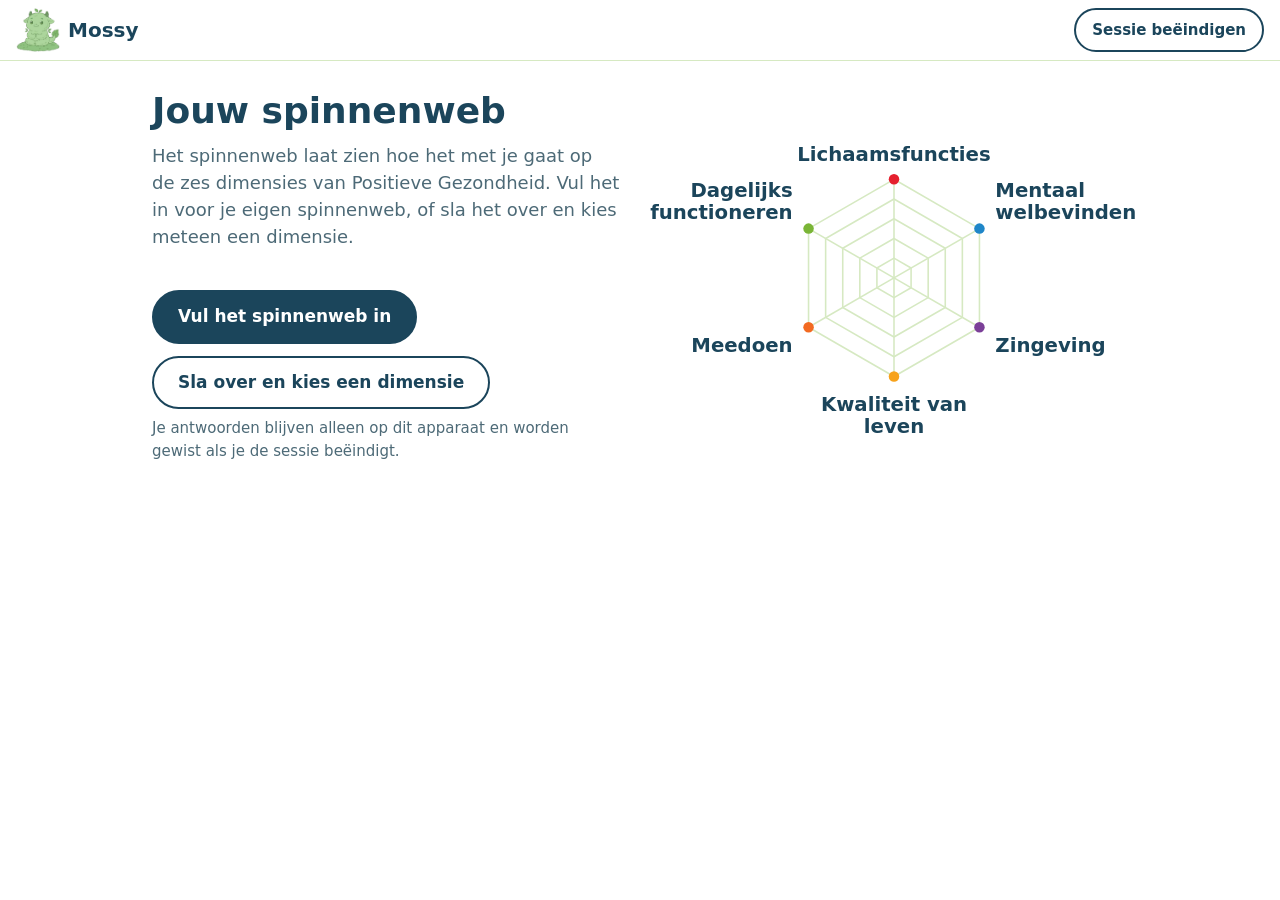
<file: webapp/index.html>
<!DOCTYPE html>
<html lang="nl">
<head>
  <meta charset="utf-8">
  <meta name="viewport" content="width=device-width, initial-scale=1, viewport-fit=cover">
  <meta name="theme-color" content="#ffffff">
  <title>Mossy</title>
  <link rel="stylesheet" href="css/mossy.css">
  <link rel="stylesheet" href="css/activiteiten.css">
  <link rel="stylesheet" href="css/inzichten.css">
  <!-- Volgorde: instellingen en gegevens eerst, daarna functies, schermen en als laatste app.js -->
  <script src="config.js" defer></script>
  <script src="data/inzichten.js" defer></script>
  <script src="data/dimensies.js" defer></script>
  <script src="data/iph-vragen.js" defer></script>
  <script src="js/sessie.js" defer></script>
  <script src="js/score.js" defer></script>
  <script src="js/spinnenweb-svg.js" defer></script>
  <script src="js/sleep.js" defer></script>
  <script src="js/inzichten/gedeeld.js" defer></script>
  <script src="js/inzichten/energy-check.js" defer></script>
  <script src="js/inzichten/emotion-clouds.js" defer></script>
  <script src="js/inzichten/life-compass.js" defer></script>
  <script src="js/inzichten/happiness-garden.js" defer></script>
  <script src="js/inzichten/mossy-connect.js" defer></script>
  <script src="js/inzichten/mini-missions.js" defer></script>
  <script src="js/activiteiten/rekken.js" defer></script>
  <script src="js/activiteiten/ademhaling.js" defer></script>
  <script src="js/activiteiten/loslaten.js" defer></script>
  <script src="js/activiteiten/mediteren.js" defer></script>
  <script src="js/activiteiten/geluiden.js" defer></script>
  <script src="js/activiteiten/social-challenge.js" defer></script>
  <script src="js/activiteiten/morning-rush.js" defer></script>
  <script src="js/schermen/spinnenweb.js" defer></script>
  <script src="js/schermen/vragenlijst.js" defer></script>
  <script src="js/schermen/dimensiemenu.js" defer></script>
  <script src="js/schermen/dimensiepagina.js" defer></script>
  <script src="js/schermen/activiteiten.js" defer></script>
  <script src="js/schermen/inzicht.js" defer></script>
  <script src="js/app.js" defer></script>
</head>
<body class="app">

  <header class="kop">
    <a class="merk" href="#/"><img src="images/mossy.png" alt=""><span>Mossy</span></a>
    <button type="button" class="knop klein-knop" id="bEinde">Sessie beëindigen</button>
  </header>

  <main id="inhoud"></main>

  <dialog id="eindDialoog" aria-labelledby="eindTitel">
    <h2 id="eindTitel">Sessie beëindigen?</h2>
    <p>Je antwoorden, je resultaat en je voortgang worden gewist. De volgende student begint weer bij het spinnenweb.</p>
    <div class="acties rij">
      <button type="button" class="knop primair" id="bEindeJa">Ja, wis alles</button>
      <button type="button" class="knop" id="bEindeNee">Annuleren</button>
    </div>
  </dialog>

  <dialog id="inactiefDialoog" aria-labelledby="inactiefTitel">
    <h2 id="inactiefTitel">Ben je er nog?</h2>
    <p>Je hebt een tijdje niets gedaan. Zonder reactie wordt je sessie over <b>30</b> seconden gewist.</p>
    <div class="acties rij">
      <button type="button" class="knop primair" id="bNogHier">Ja, ik ga verder</button>
    </div>
  </dialog>

</body>
</html>
</file>
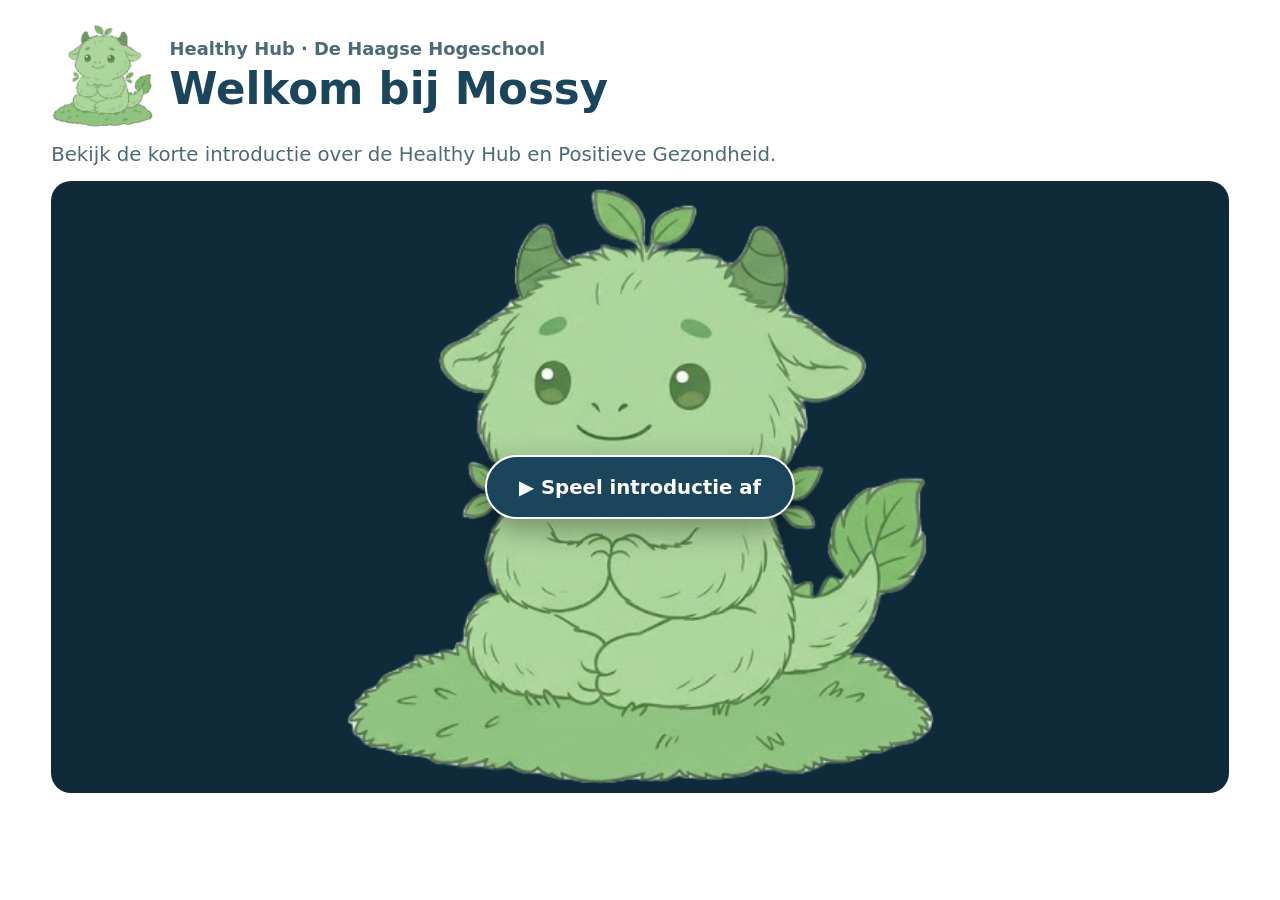
<file: webapp/kiosk.html>
<!DOCTYPE html>
<html lang="nl">
<head>
  <meta charset="utf-8">
  <meta name="viewport" content="width=device-width, initial-scale=1, viewport-fit=cover">
  <meta name="theme-color" content="#ffffff">
  <title>Healthy Hub · Kiosk</title>
  <link rel="stylesheet" href="css/mossy.css">
  <link rel="stylesheet" href="css/kiosk.css">
  <script src="config.js" defer></script>
  <script src="js/qr.js" defer></script>
  <script src="js/kiosk.js" defer></script>
</head>
<body class="kiosk">

  <header class="kiosk-kop">
    <img src="images/mossy.png" alt="">
    <div>
      <p class="kiosk-merk">Healthy Hub · De Haagse Hogeschool</p>
      <h1 id="kioskTitel" tabindex="-1">Welkom bij Mossy</h1>
    </div>
  </header>

  <!-- 1. Introductievideo -->
  <section id="vIntro" class="kiosk-vak">
    <p class="lead">Bekijk de korte introductie over de Healthy Hub en Positieve Gezondheid.</p>
    <div class="video-vak">
      <video id="video" playsinline preload="metadata"></video>
      <iframe id="introFrame" title="Introductievideo Healthy Hub" hidden></iframe>
      <button type="button" class="knop primair groot speel" id="bSpeel">▶ Speel introductie af</button>
    </div>
    <div class="video-bediening" id="bediening" hidden>
      <div class="tijdbalk" aria-hidden="true"><i id="tijdbalk"></i></div>
      <div class="acties rij">
        <button type="button" class="knop primair groot" id="bPauze">❚❚ Pauzeer</button>
        <button type="button" class="knop groot" id="bOpnieuw">↺ Opnieuw</button>
        <button type="button" class="knop groot" id="bOverslaan">Sla over →</button>
      </div>
    </div>
    <div class="kaart fout" id="fout" role="alert" hidden>
      <h2>De video kan nu niet worden afgespeeld</h2>
      <p>Probeer het opnieuw, of ga verder zonder video.</p>
      <div class="acties rij">
        <button type="button" class="knop primair groot" id="bProbeerOpnieuw">Probeer opnieuw</button>
        <button type="button" class="knop groot" id="bGaVerder">Ga verder</button>
      </div>
    </div>
  </section>

  <!-- 2. Overstap naar iPad of telefoon -->
  <section id="vOverstap" class="kiosk-vak" hidden>
    <p class="lead">Je persoonlijke antwoorden vul je in op een iPad of op je eigen telefoon. Kies wat jij wilt.</p>
    <div class="overstap">
      <article class="kaart">
        <span class="icoon" aria-hidden="true">📲</span>
        <h2>Verder op een iPad</h2>
        <p>Ga naar een van de drie stemhokjes en open Mossy op de iPad.</p>
        <div id="hokjes"></div>
      </article>
      <article class="kaart">
        <span class="icoon" aria-hidden="true">📱</span>
        <h2>Verder op je telefoon</h2>
        <div class="qr-rij">
          <div id="qr" class="qr-vak"></div>
          <div>
            <p>Open de camera van je telefoon, richt die op de QR-code en tik op de link die verschijnt.</p>
            <p class="klein">Of typ deze link:<br><b id="appLink" class="link"></b></p>
          </div>
        </div>
      </article>
    </div>
    <div class="acties rij">
      <button type="button" class="knop groot" id="bBegin">↺ Terug naar het begin</button>
    </div>
  </section>

</body>
</html>
</file>
<file: webapp/css/mossy.css>
/* =========================================================
   Mossy-huisstijl voor iPad, telefoon en kiosk.
   Kleuren en vormen komen uit de oorspronkelijke style.css.
   Eén set schermen; de indeling past zich aan de breedte aan.
   ========================================================= */
:root {
  --navy: #1B455B;
  --text: #1B455B;
  --muted: #4d6a77;
  --groen: #64b255;
  --lime: #96cc4b;
  --ring: #d6e9c2;
  --kaart: #f3f9ea;
  --wit: #fff;
  --let-op: #fff4dc;
  --let-op-tekst: #6b4700;
  --radius: 20px;
  /* namen uit de oorspronkelijke style.css, gebruikt in css/activiteiten.css */
  --accent: #64b255;
  --card: #e2f2cb99;
}

/* ===== Basis ===== */
* { box-sizing: border-box; }
html { -webkit-text-size-adjust: 100%; }
body {
  margin: 0;
  min-height: 100vh;
  min-height: 100dvh;
  background: var(--wit);
  color: var(--text);
  font: 17px/1.5 system-ui, -apple-system, "Segoe UI", sans-serif;
  overflow-wrap: break-word;
}
img { max-width: 100%; }
h1 { font-size: clamp(26px, 5vw, 36px); line-height: 1.2; margin: 4px 0 10px; }
h2 { font-size: 21px; line-height: 1.3; margin: 0 0 8px; }
h3 { font-size: 17px; margin: 14px 0 6px; }
p { margin: 0 0 12px; }
[tabindex="-1"]:focus, [tabindex="-1"]:focus-visible { outline: none; box-shadow: none; }
.lead { font-size: 18px; color: var(--muted); max-width: 60ch; }
.klein { font-size: 15px; color: var(--muted); }
button, a { touch-action: manipulation; -webkit-tap-highlight-color: transparent; }

/* Duidelijk zichtbare toetsenbordfocus op alles wat je kunt bedienen */
:focus-visible {
  outline: 3px solid var(--navy);
  outline-offset: 3px;
  box-shadow: 0 0 0 6px var(--lime);
  border-radius: 12px;
}

/* ===== Kop en hoofdinhoud ===== */
.app { display: flex; flex-direction: column; }
.kop {
  position: sticky;
  top: 0;
  z-index: 5;
  display: flex;
  align-items: center;
  justify-content: space-between;
  gap: 12px;
  padding: calc(8px + env(safe-area-inset-top, 0px)) 16px 8px;
  background: var(--wit);
  border-bottom: 1px solid var(--ring);
}
.merk { display: flex; align-items: center; gap: 8px; color: var(--navy); font-weight: 700; font-size: 20px; text-decoration: none; min-height: 44px; }
.merk img { width: 44px; height: 44px; object-fit: contain; }
@media (max-width: 359px) { .merk span { display: none; } }

main {
  flex: 1;
  width: 100%;
  max-width: 1040px;
  margin: 0 auto;
  padding: 16px 16px calc(32px + env(safe-area-inset-bottom, 0px));
}
@media (min-width: 600px) { main { padding: 24px 32px 48px; } }

/* ===== Knoppen ===== */
.knop {
  display: inline-flex;
  flex-direction: column;
  align-items: center;
  justify-content: center;
  min-height: 52px;
  padding: 12px 24px;
  border: 2px solid var(--navy);
  border-radius: 999px;
  background: var(--wit);
  color: var(--navy);
  font: inherit;
  font-weight: 600;
  text-align: center;
  text-decoration: none;
  cursor: pointer;
}
.knop:hover { background: var(--kaart); }
.knop.primair { background: var(--navy); color: var(--wit); }
.knop.primair:hover { background: #2a5a73; }
.knop.tekstknop { border-color: transparent; background: none; text-decoration: underline; text-underline-offset: 4px; }
.knop.uit { border-style: dashed; border-color: #9fb3bc; color: var(--muted); background: var(--wit); cursor: default; }
.knop.uit small { font-size: 13px; font-weight: 600; color: var(--let-op-tekst); }
.knop.klein-knop { min-height: 44px; padding: 8px 16px; font-size: 15px; white-space: nowrap; }
.knop[hidden] { display: none; }

.acties { display: flex; flex-direction: column; gap: 12px; margin: 20px 0 8px; }
.acties.rij { flex-direction: row; flex-wrap: wrap; }
@media (min-width: 600px) { .acties { flex-direction: row; flex-wrap: wrap; } }

.terug {
  display: inline-flex;
  align-items: center;
  min-height: 44px;
  color: var(--navy);
  font-weight: 600;
  text-decoration: none;
}
.terug:hover { text-decoration: underline; }

/* ===== Kaarten, labels en meldingen ===== */
.kaart {
  display: flex;
  flex-direction: column;
  gap: 6px;
  padding: 18px 20px;
  border: 1px solid var(--ring);
  border-radius: var(--radius);
  background: var(--kaart);
  color: var(--text);
  text-decoration: none;
}
a.kaart:hover { border-color: var(--groen); box-shadow: 0 6px 20px rgba(27, 69, 91, .12); }

.stip { display: inline-block; width: 12px; height: 12px; border-radius: 50%; margin-right: 10px; flex-shrink: 0; }
.stip.groot { width: 18px; height: 18px; }
.met-stip { display: flex; align-items: center; }

.label {
  align-self: flex-start;
  display: inline-flex;
  align-items: center;
  padding: 4px 12px;
  border-radius: 999px;
  background: var(--wit);
  font-size: 14px;
  font-weight: 600;
}
.label.binnenkort { background: var(--let-op); color: var(--let-op-tekst); }

.melding {
  padding: 12px 16px;
  border-left: 5px solid var(--groen);
  border-radius: 12px;
  background: var(--kaart);
}

.leeg { align-items: center; text-align: center; padding: 28px 20px; margin-top: 12px; }
.leeg img { width: 110px; }

/* ===== Spinnenweb ===== */
.intro { display: grid; gap: 16px; align-items: center; }
@media (min-width: 760px) { .intro { grid-template-columns: 1fr 1fr; gap: 40px; } }
/* Startscherm: tekst, web, knoppen onder elkaar; breed: web rechts */
.start { display: grid; gap: 8px 40px; grid-template-areas: "tekst" "web" "acties"; }
.start-tekst { grid-area: tekst; }
.start .web-vak { grid-area: web; }
.start-acties { grid-area: acties; }
@media (min-width: 760px) {
  .start { grid-template-columns: 1fr 1fr; grid-template-areas: "tekst web" "acties web"; align-items: start; }
  .start .web-vak { align-self: center; }
}
.web-vak { display: flex; justify-content: center; }
.spinnenweb { width: 100%; max-width: 480px; height: auto; overflow: visible; }
.web-ring { fill: none; stroke: var(--ring); stroke-width: 1.2; }
.web-ring:last-child { stroke: #b9d69c; }
.web-as { stroke: var(--ring); stroke-width: 1.2; }
.web-vorm { fill: rgba(100, 178, 85, .35); stroke: var(--groen); stroke-width: 2.5; stroke-linejoin: round; }
.web-punt { fill: var(--navy); }
.web-label { fill: var(--navy); font-size: 15px; font-weight: 600; }

.samenvatting { font-size: 19px; font-weight: 600; }
.scorelijst { list-style: none; padding: 0; margin: 0 0 12px; }
.scorelijst li {
  display: flex;
  flex-wrap: wrap;
  align-items: center;
  gap: 2px 0;
  padding: 10px 0;
  border-bottom: 1px solid var(--ring);
}
.scorelijst .naam { flex: 1; font-weight: 600; min-width: 10ch; }
.scorelijst .waarde { color: var(--muted); }
.mijn-antwoorden { flex-basis: 100%; margin-top: 4px; }
.mijn-antwoorden summary { min-height: 44px; display: flex; align-items: center; cursor: pointer; font-size: 15px; font-weight: 600; }
.mijn-antwoorden ol { margin: 0 0 8px; padding: 0; font-size: 15px; }
.mijn-antwoorden li { display: flex; justify-content: space-between; gap: 12px; padding: 4px 0; border: 0; }
.mijn-antwoorden li span { flex: 1; }

/* ===== Dimensiemenu ===== */
.raster { list-style: none; padding: 0; margin: 16px 0 0; display: grid; gap: 14px; }
@media (min-width: 600px) { .raster { grid-template-columns: 1fr 1fr; } }
@media (min-width: 960px) { .raster { grid-template-columns: 1fr 1fr 1fr; } }
.raster .kaart { height: 100%; border-top: 6px solid var(--kleur); min-height: 120px; }
.dim-naam { display: flex; align-items: center; font-size: 20px; font-weight: 700; }
.dim-tekst { color: var(--muted); }
.dim-score { font-weight: 600; font-size: 15px; }

/* ===== Dimensiepagina: drie keuzes ===== */
.keuzes { list-style: none; padding: 0; margin: 16px 0 0; display: grid; gap: 14px; }
@media (min-width: 900px) { .keuzes { grid-template-columns: repeat(3, 1fr); } }
.keuze { height: 100%; min-height: 150px; padding: 22px; }
.keuze-nr {
  display: grid;
  place-items: center;
  width: 40px;
  height: 40px;
  border-radius: 50%;
  background: var(--navy);
  color: var(--wit);
  font-weight: 700;
}
.keuze-titel { font-size: 21px; font-weight: 700; line-height: 1.3; }
.keuze-tekst { color: var(--muted); }
.keuze.uit { background: var(--wit); border-style: dashed; border-color: #9fb3bc; }
.keuze.uit .keuze-nr { background: #9fb3bc; }

/* ===== Vragenlijst ===== */
.voortgang { display: flex; align-items: center; gap: 12px; margin: 8px 0 14px; font-weight: 600; color: var(--muted); }
.balk { flex: 1; height: 10px; border-radius: 99px; background: var(--ring); overflow: hidden; }
.balk i { display: block; height: 100%; background: var(--groen); transition: width .3s; }
.vraag h2 { font-size: clamp(20px, 3.5vw, 26px); margin: 4px 0 16px; }
.antwoorden { display: grid; gap: 10px; }
.antwoorden.keuze { grid-template-columns: 1fr; }
@media (min-width: 480px) { .antwoorden.keuze { grid-template-columns: repeat(3, 1fr); } }
.antwoorden.cijfer { grid-template-columns: repeat(auto-fill, minmax(52px, 1fr)); gap: 8px; }
.antwoorden button {
  min-height: 56px;
  border: 2px solid var(--ring);
  border-radius: 14px;
  background: var(--wit);
  color: var(--navy);
  font: inherit;
  font-size: 20px;
  font-weight: 700;
  cursor: pointer;
}
.antwoorden.keuze button { min-height: 64px; }
.antwoorden button:hover { border-color: var(--groen); }
.antwoorden button[aria-pressed="true"] { background: var(--navy); border-color: var(--navy); color: var(--wit); }
.schaal-labels { display: flex; justify-content: space-between; gap: 12px; margin-top: 8px; font-size: 14px; color: var(--muted); }
.klaar { align-items: flex-start; }

/* ===== Activiteiten ===== */
.activiteit { margin-top: 16px; }
.activiteit ol { margin: 0; padding-left: 24px; }
.activiteit li { margin-bottom: 6px; }
.waar { font-size: 18px; }


/* Gesleepte kopie (js/sleep.js) */
.sleep-kopie { position: fixed; z-index: 50; margin: 0; transform: translate(-50%, -50%) rotate(-4deg); pointer-events: none; box-shadow: 0 10px 30px rgba(27, 69, 91, .3); }

/* ===== Dialoogvensters ===== */
dialog {
  width: min(92vw, 460px);
  padding: 24px;
  border: 0;
  border-radius: var(--radius);
  color: var(--text);
  box-shadow: 0 20px 60px rgba(27, 69, 91, .3);
}
dialog::backdrop { background: rgba(27, 69, 91, .5); }

@media (prefers-reduced-motion: reduce) {
  *, *::before, *::after { transition: none !important; animation: none !important; }
}
</file>
<file: webapp/css/activiteiten.css>
/* =========================================================
   Digitale activiteiten in de webapp (js/activiteiten/).
   De stijlen van Ademhaling, Geluiden, Mediteren, Rekken en Loslaten komen uit de oorspronkelijke style.css.
   ========================================================= */
.oefening { width: 100%; max-width: 560px; margin: 8px auto 0; display: flex; flex-direction: column; align-items: center; }
.oefening > .knop.primair { margin: 8px 0 12px; min-width: 160px; }
.oef-kop { width: 100%; display: flex; justify-content: space-between; align-items: flex-start; gap: 12px; }
.oef-kop .sub { margin: 0; color: var(--muted); }
.mini { width: 72px; height: 72px; object-fit: contain; flex-shrink: 0; }

.chips { display: flex; flex-wrap: wrap; gap: 10px; margin: 8px 0 16px; align-self: flex-start; }
.chip { min-height: 44px; background: var(--card); border: 0; padding: 10px 20px; border-radius: 999px; font: inherit; font-size: 15px; color: var(--navy); cursor: pointer; }
.chip.on { background: var(--navy); color: #fff; font-weight: 600; }
.lbl { align-self: flex-start; font-size: 14px; color: var(--muted); margin-bottom: 6px; }
input[type=range] { width: 100%; min-height: 32px; accent-color: var(--accent); margin: 4px 0 16px; }

.stage { display: flex; align-items: center; justify-content: center; width: 100%; position: relative; min-height: 280px; }

/* ===== Ademhaling ===== */
#orb { width: 150px; height: 150px; border-radius: 50%; background: radial-gradient(circle at 35% 30%, #96cc4b, #64b255); box-shadow: 0 0 50px #96cc4baa; }
#phase { position: absolute; font-size: 18px; font-weight: 600; color: var(--navy); pointer-events: none; }

/* ===== Geluiden ===== */
#list { width: 100%; margin-top: 12px; }
.card {
  width: 100%; min-height: 64px; margin-bottom: 12px; padding: 16px 18px;
  display: flex; align-items: center; gap: 14px; text-align: left;
  background: var(--card); border: 1px solid var(--ring); border-radius: 18px;
  font: inherit; color: var(--navy); cursor: pointer;
}
.card.on { outline: 2px solid var(--accent); }
.card .ic { font-size: 26px; }
.card b { display: block; font-size: 16px; }
.card span { font-size: 14px; color: var(--muted); }
.card .st { margin-left: auto; font-size: 14px; font-weight: 600; }

/* ===== Mediteren ===== */
.med-stage { min-height: 0; }
.med-stage > svg { width: min(262px, 80vw); height: auto; }
#time { font-size: 36px; font-weight: 300; font-variant-numeric: tabular-nums; line-height: 1.1; }
#time.done { font-size: 17px; font-weight: 600; }
#chips.locked .chip:not(.on) { opacity: .45; cursor: not-allowed; }
.dial { position: absolute; display: flex; flex-direction: column; align-items: center; gap: 6px; }
.plus, .ctl, .sec, .gen {
  min-height: 36px; border: 1px solid var(--ring); border-radius: 999px; background: #fff;
  color: var(--navy); font: inherit; font-size: 13px; font-weight: 600; padding: 4px 12px; cursor: pointer;
}
.ctrls { display: flex; gap: 6px; }
.plus:disabled, .ctl:disabled { opacity: .35; cursor: default; }
.mstate { min-height: 20px; margin: 6px 0 0; font-size: 14px; color: var(--muted); }
.is-paused #time { animation: knipper 1.2s ease-in-out infinite; }
@keyframes knipper { 50% { opacity: .35; } }
.topic { width: 100%; min-height: 92px; background: var(--card); border: 1px solid var(--ring); border-radius: 18px; padding: 14px 18px; margin-top: 6px; }
.topic p { margin: 0; font-size: 16px; line-height: 1.45; }
.topic p.empty { color: var(--muted); font-size: 15px; }
.tag { display: inline-flex; align-items: center; background: #fff; border-radius: 999px; padding: 3px 10px; font-size: 13px; font-weight: 600; margin-bottom: 8px; }
.tag[hidden], .sec[hidden] { display: none; }
.tag .dd { width: 8px; height: 8px; border-radius: 50%; margin-right: 6px; }
.topic-actions { width: 100%; display: flex; justify-content: flex-end; flex-wrap: wrap; gap: 10px; margin: 10px 0 8px; }
.sec, .gen { min-height: 44px; font-size: 15px; padding: 8px 16px; }
.gen { border: 1.5px solid var(--accent); display: inline-flex; align-items: center; gap: 8px; }

/* ===== Rekken ===== */
.stretch-stage { min-height: 0; flex-direction: column; text-align: center; padding: 12px 0; }
#stEmoji { font-size: 72px; }
#stName { font-size: 22px; font-weight: 600; margin-top: 6px; }
#stText { max-width: 320px; margin: 6px 0 12px; color: var(--muted); }
.dots { display: flex; gap: 6px; margin: 4px 0 12px; }
.dots b { width: 9px; height: 9px; border-radius: 50%; background: var(--ring); }
.dots b.on { background: var(--accent); }
.bar { width: 220px; max-width: 100%; height: 8px; border-radius: 99px; background: var(--ring); overflow: hidden; }
.bar i { display: block; height: 100%; width: 0; background: var(--accent); transition: width 1s linear; }
#stClock { font-size: 14px; color: var(--muted); margin-top: 8px; min-height: 18px; }

/* ===== Loslaten (zorgen wegblazen), uit de basiscode ===== */
.steps { list-style: none; display: flex; gap: 6px; padding: 0; margin: 0 0 16px; width: 100%; }
.steps li {
  flex: 1;
  text-align: center;
  font-size: 12px;
  padding: 6px 4px;
  border-radius: 999px;
  background: var(--card);
  color: var(--muted);
}
.steps li.on { background: var(--navy); color: #fff; font-weight: 600; }
.steps li.done { color: var(--accent); font-weight: 600; }

.bw-step { width: 100%; display: flex; flex-direction: column; align-items: center; flex: 1; }
.bw-step[hidden] { display: none; }

#worry {
  width: 100%;
  height: 50px;
  font: inherit;
  font-size: 16px;               /* 16px voorkomt inzoomen op iPhone */
  color: var(--text);
  background: #fff;
  border: 1.5px solid var(--ring);
  border-radius: 14px;
  padding: 12px 14px;
}
#worry:focus { outline: none; border-color: var(--accent); }
.hint { align-self: flex-start; font-size: 13px; color: var(--muted); margin: 6px 2px 10px; line-height: 1.4; }
.preview { width: 100%; min-height: 40px; display: flex; flex-wrap: wrap; gap: 6px; }
.preview .seed { animation: pop .25s ease-out; }
.preview .ph { font-size: 13px; color: var(--muted); font-style: italic; padding: 6px 2px; }
.count { align-self: flex-end; font-size: 12px; color: var(--muted); margin: 6px 2px 10px; }
.privacy { align-self: flex-start; font-size: 13px; color: var(--muted); margin: 0 0 6px; line-height: 1.4; }
#bwWrite .knop { margin-top: 8px; }

/* het veld met de paardenbloem */
/* het veld groeit mee met de schermhoogte, zodat er geen groot gat onderaan komt */
.field { position: relative; width: 100%; flex: 1 1 auto; min-height: 270px; max-height: 330px; overflow: visible; }
.cloud {
  position: absolute;
  top: 8px;
  left: 50%;
  width: 250px;
  min-height: 170px;
  padding: 26px 22px;
  display: flex;
  flex-wrap: wrap;
  justify-content: center;
  align-content: center;
  gap: 6px;
  transform: translateX(-50%);
  transform-origin: 50% 100%;
  z-index: 2;
}
.cloud::before {                 /* het pluizige bolletje achter de woorden */
  content: "";
  position: absolute;
  inset: -6px 10px;
  border-radius: 50%;
  background: radial-gradient(circle, #ffffff 0%, #e2f2cb 58%, #e2f2cb00 72%);
  z-index: -1;
  transition: opacity 1s;
}
.cloud.empty::before { opacity: .35; }
.seed {
  background: #fff;
  border: 1px solid var(--ring);
  color: var(--navy);
  border-radius: 999px;
  padding: 6px 12px;
  font-size: 14px;
  font-weight: 500;
  white-space: nowrap;
  max-width: 100%;
  overflow: hidden;
  text-overflow: ellipsis;
  box-shadow: 0 1px 4px #1B455B1a;
  transition: transform 2.4s cubic-bezier(.2, .6, .3, 1), opacity 2.4s ease-in;
}
.seed.gone { transform: translate(var(--dx), var(--dy)) rotate(var(--r)); opacity: 0; }
.stem {
  position: absolute;
  left: calc(50% - 2px);
  top: 170px;
  bottom: 14px;
  width: 4px;
  border-radius: 4px;
  background: var(--accent);
}

.bw-msg { min-height: 42px; margin: 4px 0 8px; font-size: 16px; font-weight: 500; text-align: center; color: var(--navy); line-height: 1.35; }

.meter { position: relative; width: 100%; height: 10px; border-radius: 99px; background: var(--ring); overflow: hidden; }
.meter i { display: block; height: 100%; width: 0; background: var(--muted); border-radius: 99px; transition: width .08s linear, background .2s; }
.meter i.ok { background: var(--accent); }
.meter b { position: absolute; left: 50%; top: 0; bottom: 0; width: 2px; background: var(--navy); opacity: .5; }
.meter-lbl { width: 100%; display: flex; justify-content: space-between; font-size: 12px; color: var(--muted); margin: 4px 0 6px; }

.hold {
  position: absolute;
  right: 0;
  top: 178px;                    /* vlak onder het bolletje, naast de steel */
  width: 104px;
  display: flex;
  flex-direction: column;
  align-items: center;
  gap: 1px;
  background: var(--card);
  border: 1.5px dashed var(--accent);
  border-radius: 16px;
  padding: 8px 6px;
  color: var(--navy);
  line-height: 1.2;
  -webkit-touch-callout: none;
  touch-action: none;
  z-index: 3;
}
.hold-ic { font-size: 22px; }
.hold-small { font-size: 11px; color: var(--muted); }
.hold b { font-size: 13px; }
.hold.focus { border-style: solid; border-width: 2px; animation: nudge 1.6s ease-in-out infinite; }
.hold.active { background: var(--lime); animation: none; }
@keyframes nudge { 50% { box-shadow: 0 0 0 6px #96cc4b55; } }
.bw-back { margin: 12px 0 8px; }
#bwBlow { justify-content: center; }

.bw-done { justify-content: center; text-align: center; }
.bw-done img { width: 170px; }
.bw-done h2 { font-size: 26px; margin: 8px 0 6px; }
.bw-done p { color: var(--muted); max-width: 320px; line-height: 1.45; margin: 0 0 20px; }
.bw-done .knop { margin-top: 0; }
.bw-done .note { text-align: center; }
.oefening .note { font-size: 13px; color: var(--muted); margin: 6px 0 12px; line-height: 1.4; width: 100%; }
@keyframes pop { from { opacity: 0; transform: translateY(6px); } }
@media (prefers-reduced-motion: reduce) {
  .seed.gone { transform: none; }   /* woordjes vervagen alleen, zonder weg te vliegen */
  .hold.focus { animation: none; }
}

/* ===== Social Challenge ===== */
.rad-vak { position: relative; width: min(100%, 340px); aspect-ratio: 1 / 1.12; margin: 12px 0 8px; }
.rad { position: absolute; top: 4%; left: 0; width: 100%; aspect-ratio: 1; transition: transform 4s cubic-bezier(.15, .7, .2, 1); }
.rad svg { width: 100%; height: 100%; display: block; }
.rad-voet { position: absolute; bottom: 0; left: 30%; width: 40%; }
.rad-wijzer { position: absolute; top: 0; left: 50%; transform: translateX(-50%); width: 0; height: 0;
  border-left: 18px solid transparent; border-right: 18px solid transparent; border-top: 34px solid var(--navy); }
.uitdaging { width: 100%; margin-top: 8px; }
.uitdaging-tekst { font-size: 20px; font-weight: 600; margin: 4px 0 0; }

/* ===== Mossy's Morning Rush ===== */
.mr-intro { display: flex; flex-direction: column; align-items: center; gap: 16px; text-align: center; }
.mr-intro img { width: min(220px, 60vw); }
.mr-groot { font-size: 19px; font-weight: 700; }
.mr-status { width: 100%; display: flex; flex-wrap: wrap; align-items: center; gap: 10px 16px; margin-bottom: 12px; }
.mr-tijd { padding: 6px 14px; border-radius: 999px; background: var(--kaart); border: 1px solid var(--ring); font-weight: 700; }
.mr-tijd.te-veel { background: #fde8e6; border-color: #e7a59d; color: #8c2a1f; }
.energie { display: flex; align-items: center; gap: 10px; font-weight: 600; }
.energie .balk { flex: 1; height: 14px; }
.mr-status .energie { flex: 1 1 200px; }
.mr-resultaat .energie { margin: 12px 0; }
.mr-tegels { width: 100%; display: grid; grid-template-columns: repeat(auto-fill, minmax(118px, 1fr)); gap: 10px; }
.mr-tegel {
  min-height: 96px; display: flex; flex-direction: column; align-items: center; justify-content: center; gap: 2px; padding: 8px;
  border: 2px solid var(--ring); border-radius: 16px; background: #fff; color: var(--navy); font: inherit; cursor: grab;
  touch-action: none; user-select: none; -webkit-user-select: none;
}
.mr-tegel:disabled { opacity: .35; cursor: default; }
.mr-tegel small { font-size: 13px; color: var(--muted); }
.mr-emoji { font-size: 30px; line-height: 1; }

.mr-schaal { width: 100%; display: flex; justify-content: space-between; margin: 18px 0 4px; font-size: 13px; color: var(--muted); }
.tijdlijn { width: 100%; min-height: 64px; display: flex; align-items: stretch; border: 2px dashed #9fb3bc; border-radius: 14px; background: var(--kaart); overflow: hidden; }
.tijdlijn.erboven { border-color: var(--groen); background: #e2f2cb; }
.mr-leeg { margin: auto; padding: 8px; font-size: 14px; color: var(--muted); text-align: center; }
.mr-blok { display: grid; place-items: center; font-size: 22px; background: #fff; border-right: 2px solid var(--groen); }
.mr-bus { margin-left: auto; display: grid; place-items: center; background: repeating-linear-gradient(45deg, #fde8e6 0 8px, #f6c9c3 8px 16px); }
.mr-gepland { width: 100%; list-style: none; padding: 0; margin: 10px 0 0; display: flex; flex-wrap: wrap; gap: 8px; }
.mr-gepland li { display: inline-flex; align-items: center; gap: 6px; padding: 4px 4px 4px 12px; border-radius: 999px; background: var(--kaart); border: 1px solid var(--ring); }
.mr-resultaat .mr-gepland li { padding: 6px 12px; }
.mr-weg { width: 36px; height: 36px; border: 0; border-radius: 50%; background: #fff; color: var(--navy); font: inherit; font-weight: 700; cursor: pointer; }
.mr-oeps { margin: 12px 0 0; padding: 12px 16px; border-radius: 12px; background: #fde8e6; color: #8c2a1f; font-weight: 600; }
.mr-onder { width: 100%; align-items: center; justify-content: space-between; }
.mr-klok { font-weight: 700; font-variant-numeric: tabular-nums; }
.knop:disabled { opacity: .45; cursor: not-allowed; }
.mr-resultaat { width: 100%; }
.mr-tips { display: grid; gap: 10px; }
@media (min-width: 600px) { .mr-tips { grid-template-columns: 1fr 1fr; } }
.mr-tips .kaart { display: block; margin: 0; background: #fff; }
</file>
<file: webapp/css/inzichten.css>
/* =========================================================
   Inzichten na de vragenlijst (js/inzichten/).
   Zachtgroene achtergronden, donkerblauwe tekst, groene accenten,
   afgeronde vormen en rustige animaties.
   ========================================================= */
.inzicht { width: 100%; max-width: 640px; margin: 0 auto; }
.inzicht-beeld {
  margin: 8px 0 16px;
  padding: clamp(10px, 3vw, 20px);
  border-radius: 24px;
  background: linear-gradient(180deg, #f3f9ea, #e8f3da);
  box-shadow: 0 8px 24px rgba(27, 69, 91, .08);
}
.instructie { font-weight: 600; margin: 4px 0 10px; }
.vraag-label { display: block; font-size: 19px; font-weight: 700; margin: 14px 0 8px; }
.melding-klein { min-height: 22px; margin: 4px 0 0; color: var(--let-op-tekst); font-weight: 600; font-size: 15px; }
.sr-only { position: absolute; width: 1px; height: 1px; overflow: hidden; clip: rect(0 0 0 0); white-space: nowrap; }
.inzicht input[type=text], .inzicht textarea {
  width: 100%; padding: 12px 14px; border: 1.5px solid var(--ring); border-radius: 14px;
  background: #fff; color: var(--text); font: inherit; font-size: 16px; resize: vertical;
}
.inzicht input[type=text]:focus, .inzicht textarea:focus { outline: none; border-color: var(--groen); box-shadow: 0 0 0 4px #96cc4b55; }

/* Tekstballon van Mossy */
.ballon {
  position: relative; margin: 0; padding: 12px 16px; border-radius: 18px;
  background: #fff; box-shadow: 0 4px 14px rgba(27, 69, 91, .1); font-weight: 600;
}

/* Segmentknoppen (status, keuze) */
.segment { display: flex; flex-wrap: wrap; gap: 6px; margin: 8px 0; }
.segment button {
  min-height: 44px; padding: 8px 14px; border: 2px solid var(--ring); border-radius: 999px;
  background: #fff; color: var(--navy); font: inherit; font-size: 15px; font-weight: 600; cursor: pointer;
}
.segment button[aria-pressed="true"] { background: var(--navy); border-color: var(--navy); color: #fff; }

/* Uitnodiging na de vragenlijst */
.uitnodiging { flex-direction: row; align-items: center; gap: 20px; padding: 22px; }
.uitnodiging img { width: 110px; flex-shrink: 0; }
@media (max-width: 520px) { .uitnodiging { flex-direction: column; text-align: center; } .uitnodiging .acties { justify-content: center; } }

/* ===== 1. Energy Check ===== */
.energy { display: flex; align-items: center; justify-content: center; gap: clamp(8px, 4vw, 32px); flex-wrap: wrap; }
.batterij { width: min(180px, 44%); height: auto; filter: drop-shadow(0 6px 12px rgba(27, 69, 91, .12)); }
.ec-vulling { transition: transform 1.6s cubic-bezier(.3, .8, .3, 1); }
.ec-golf { animation: golf 3.2s linear infinite; }
@keyframes golf { to { transform: translateX(-56px); } }
.ec-procent { font-size: 30px; font-weight: 800; fill: var(--navy); stroke: #fff; stroke-width: 6px; paint-order: stroke; }
.ec-mossy { display: flex; flex-direction: column; align-items: center; gap: 8px; width: min(200px, 46%); }
.ec-mossy img { width: 100%; max-width: 150px; }
.ec-mossy .ballon { font-size: 15px; text-align: center; }
.ec-mossy .ballon::after { content: ""; position: absolute; left: 50%; bottom: -8px; border: 8px solid transparent; border-bottom: 0; border-top-color: #fff; transform: translateX(-50%); }
.ec-uitkomst { text-align: center; margin-bottom: 12px; }
.ec-uitkomst .label { align-self: center; background: var(--kaart); border: 1px solid var(--ring); }
.ec-cijfer { margin: 6px 0 0; font-size: 20px; color: var(--muted); }
.ec-cijfer b { font-size: 48px; color: var(--navy); }
.ec-niveau { font-weight: 700; margin: 0; }
.reflectie p:last-child { margin-bottom: 0; }

/* ===== 2. Emotion Clouds ===== */
.wolken { padding: 0; overflow: hidden; }
.weer { display: block; width: 100%; height: auto; }
.wolk-drift { animation: drift 26s ease-in-out infinite alternate; }
@keyframes drift { from { transform: translateX(-12px); } to { transform: translateX(14px); } }
.drup { stroke: #7f9fb3; stroke-width: 2; stroke-linecap: round; animation: regen 1.2s linear infinite; }
@keyframes regen { from { transform: translateY(-6px); opacity: 0; } 30% { opacity: .8; } to { transform: translateY(26px); opacity: 0; } }
.weer-uitleg .label { background: var(--kaart); border: 1px solid var(--ring); margin-bottom: 6px; }
.mossy-vraag { display: flex; align-items: center; gap: 12px; margin: 12px 0; }
.mossy-vraag img { width: 72px; flex-shrink: 0; }
.mossy-vraag .ballon { font-size: 18px; }
.mossy-vraag .ballon::before { content: ""; position: absolute; left: -8px; top: 50%; border: 8px solid transparent; border-left: 0; border-right-color: #fff; transform: translateY(-50%); }

/* ===== 3. Life Compass ===== */
.kompas { position: relative; width: min(100%, 360px); aspect-ratio: 1; margin: 0 auto; }
.kompas svg { width: 100%; height: 100%; display: block; }
.kompas-mossy { position: absolute; left: 50%; top: 50%; width: 30%; transform: translate(-50%, -50%); }
.klein-kompas .kompas { width: min(100%, 280px); }
.kompas-plek {
  position: absolute; transform: translate(-50%, -50%); z-index: 2;
  display: flex; flex-direction: column; align-items: center; justify-content: center; gap: 2px;
  min-width: 88px; min-height: 52px; padding: 6px 10px;
  border: 2px dashed #9fb3bc; border-radius: 16px; background: rgba(255, 255, 255, .85);
  color: var(--muted); font: inherit; font-size: 14px; line-height: 1.2; text-align: center;
}
button.kompas-plek { cursor: pointer; }
.kompas-plek.vol { border: 2px solid var(--groen); background: #fff; color: var(--navy); box-shadow: 0 4px 12px rgba(27, 69, 91, .12); }
.kompas-plek.erboven { border-color: var(--navy); background: #e2f2cb; }
.kompas-plek .w-icoon { font-size: 20px; }
.kompas-plek .w-naam { font-weight: 700; white-space: nowrap; }
.plek-leeg { font-weight: 600; }
.waarden { display: grid; grid-template-columns: repeat(auto-fill, minmax(140px, 1fr)); gap: 10px; }
.waarde {
  display: flex; align-items: center; gap: 10px; min-height: 58px; padding: 8px 12px;
  border: 2px solid var(--ring); border-radius: 16px; background: #fff; color: var(--navy);
  font: inherit; font-size: 16px; text-align: left; cursor: grab; touch-action: none; user-select: none; -webkit-user-select: none;
}
.waarde.gekozen { border-color: var(--groen); background: #e2f2cb; }
.waarde .w-icoon { display: grid; place-items: center; width: 36px; height: 36px; flex-shrink: 0; border-radius: 50%; background: var(--kaart); font-size: 18px; }
.waarde.gekozen .w-icoon { background: #fff; }
.waarde .w-naam { font-weight: 700; }
.w-vink { margin-left: auto; color: #2f6b25; font-weight: 800; }
.waarde-keuze button { display: inline-flex; gap: 6px; align-items: center; }
.mijn-stap p { margin: 0; font-size: 18px; }
.mijn-stap p + p { margin-top: 8px; font-size: 15px; }

/* ===== 4. Happiness Garden ===== */
.tuin-beeld { padding: 8px; }
.tuin { position: relative; }
.tuin svg { display: block; width: 100%; height: auto; }
.plant.groei { animation: groei .8s cubic-bezier(.2, .9, .3, 1.15); transform-box: fill-box; transform-origin: 50% 100%; }
@keyframes groei { from { transform: scale(.05); opacity: 0; } 40% { opacity: 1; } to { transform: scale(1); } }
.aandacht-rand { fill: rgba(255, 255, 255, .5); stroke: var(--groen); stroke-width: 2.5; stroke-dasharray: 6 5; }
.plant-label {
  position: absolute; transform: translateX(-50%); z-index: 2; max-width: 96px; padding: 2px 8px;
  border: 1.5px solid var(--ring); border-radius: 999px; background: rgba(255, 255, 255, .95);
  color: var(--navy); font: inherit; font-size: 12px; font-weight: 700; line-height: 1.25; text-align: center;
}
button.plant-label { padding: 6px 10px; min-height: 32px; cursor: pointer; border-color: var(--groen); }
.plant-label.aan { z-index: 3; background: var(--navy); border-color: var(--navy); color: #fff; }
.aandacht-legenda { display: flex; align-items: center; gap: 10px; margin: 10px 4px 2px; font-weight: 600; }
.rand-voorbeeld { width: 26px; height: 26px; flex-shrink: 0; border: 2.5px dashed var(--groen); border-radius: 8px; background: rgba(255, 255, 255, .6); }
.tuin-keuzes { display: flex; flex-wrap: wrap; gap: 8px; }
.tuin-keuze {
  display: inline-flex; align-items: center; min-height: 48px; padding: 8px 16px;
  border: 2px solid var(--ring); border-radius: 999px; background: #fff; color: var(--navy);
  font: inherit; font-size: 15px; font-weight: 600; cursor: pointer;
}
.tuin-keuze[aria-pressed="true"] { border-color: var(--groen); background: #e2f2cb; }
.overzicht p { margin: 0; }
.overzicht p + p { margin-top: 6px; }

/* ===== 5. Mossy Connect ===== */
.connect-keuzes { display: grid; gap: 10px; }
@media (min-width: 600px) { .connect-keuzes { grid-template-columns: 1fr 1fr; } }
.connect-keuze {
  display: flex; align-items: center; gap: 12px; min-height: 64px; padding: 10px 14px;
  border: 2px solid var(--ring); border-radius: 16px; background: #fff; color: var(--navy);
  font: inherit; font-size: 16px; font-weight: 600; text-align: left; cursor: pointer;
}
.connect-keuze[aria-pressed="true"] { border-color: var(--groen); background: #e2f2cb; }
.c-icoon { display: grid; place-items: center; width: 40px; height: 40px; flex-shrink: 0; border-radius: 50%; background: var(--kaart); font-size: 20px; }
.connect-beeld { margin-top: 14px; }
.netwerk { position: relative; }
.netwerk svg { display: block; width: 100%; height: auto; }
.verbinding { fill: none; stroke: var(--groen); stroke-width: 3; stroke-linecap: round; }
.verbinding.gepland { stroke-dasharray: 7 7; }
.verbinding.nieuw, .figuur.nieuw { animation: verschijn .6s ease-out; }
.figuur.nieuw { transform-box: fill-box; transform-origin: center; }
@keyframes verschijn { from { opacity: 0; } }
.verbinding-label {
  position: absolute; z-index: 2; padding: 3px 9px;
  border-radius: 12px; background: #fff; box-shadow: 0 3px 10px rgba(27, 69, 91, .12);
  font-size: 12px; font-weight: 700; line-height: 1.25; text-align: center; white-space: nowrap;
}
.verbinding-label small { display: block; font-size: 11px; font-weight: 600; color: var(--muted); }
.jij-label { position: absolute; transform: translateX(-50%); padding: 2px 12px; border-radius: 999px; background: var(--navy); color: #fff; font-size: 14px; font-weight: 700; }
.reflectie-kaartje {
  position: absolute; left: 50%; top: 70%; transform: translateX(-50%); width: min(86%, 320px);
  padding: 10px 14px; border-radius: 16px; background: #fff; box-shadow: 0 6px 18px rgba(27, 69, 91, .14);
}
.reflectie-kaartje::before { content: ""; position: absolute; left: 50%; top: -8px; border: 8px solid transparent; border-top: 0; border-bottom-color: #fff; transform: translateX(-50%); }
.reflectie-kaartje .label { background: var(--kaart); }
.reflectie-kaartje p { margin: 4px 0 0; font-weight: 600; font-size: 15px; }
.gekozen-uitdaging { margin-top: 10px; background: #fff; }
.gekozen-uitdaging p { margin: 0; }

/* ===== 6. Mini Missions ===== */
.kamer-beeld { padding: 8px; }
.kamer { display: block; width: 100%; height: auto; border-radius: 18px; }
.mm-ding { transition: transform .9s cubic-bezier(.3, .8, .3, 1); transform-box: fill-box; transform-origin: center; }
.kaartje rect { fill: #fff; stroke: #b8c8d1; stroke-width: 1.5; }
.kaartje text { font-size: 12px; font-weight: 800; fill: var(--navy); }
.kaartje.gepland rect { stroke: #64b255; stroke-dasharray: 4 3; stroke-width: 2; }
.kaartje.gedaan rect { fill: #e2f2cb; stroke: #64b255; stroke-width: 2; }
.mm-taak { display: flex; flex-wrap: wrap; align-items: center; gap: 8px; font-weight: 700; margin: 4px 0 10px; }
.mm-taak .label { background: var(--kaart); border: 1px solid var(--ring); }
.mm-stappen { list-style: none; padding: 0; margin: 0; display: grid; gap: 10px; }
.mm-stap { padding: 12px; border: 1.5px solid var(--ring); border-radius: 16px; background: #fff; }
.mm-stap.gedaan { background: #f3f9ea; }
.mm-rij { display: flex; align-items: center; gap: 8px; }
.mm-rij input { flex: 1; min-width: 0; }
.mm-nr { display: grid; place-items: center; width: 32px; height: 32px; flex-shrink: 0; border-radius: 50%; background: var(--navy); color: #fff; font-weight: 700; }
.mm-stap.todo .mm-nr { background: #9fb3bc; }
.mm-volgorde { display: flex; gap: 4px; }
.mm-volgorde button { width: 40px; height: 44px; border: 1.5px solid var(--ring); border-radius: 12px; background: #fff; color: var(--navy); font: inherit; font-weight: 700; cursor: pointer; }
.mm-volgorde button:disabled { opacity: .35; cursor: default; }
.mm-wanneer { display: flex; flex-direction: column; gap: 4px; font-size: 14px; font-weight: 600; margin: 4px 0 8px; }
.mm-status { display: inline-block; padding: 3px 10px; border-radius: 999px; font-size: 13px; font-weight: 700; }
.mm-status.todo { background: #eef2f4; color: var(--muted); }
.mm-status.gepland { background: #eef6e2; color: var(--navy); border: 1.5px dashed #64b255; }
.mm-status.gedaan { background: #e2f2cb; color: #2f6b25; }
.mm-status.gedaan::before { content: "✓ "; }
.mm-stappen .mm-tekst { flex: 1; font-weight: 600; }
.mm-stappen li:has(> .mm-tekst) { display: flex; align-items: center; gap: 10px; flex-wrap: wrap; }
</file>
<file: webapp/css/kiosk.css>
/* =========================================================
   Kiosk: groot gedeeld touchscreen (liggend), werkt ook kleiner.
   Bouwt voort op mossy.css.
   ========================================================= */
.kiosk { display: flex; flex-direction: column; align-items: center; padding: 24px clamp(16px, 4vw, 64px) 32px; font-size: clamp(17px, 1.4vw, 22px); }
.kiosk-kop { display: flex; align-items: center; gap: 16px; width: 100%; max-width: 1400px; }
.kiosk-kop img { width: clamp(64px, 8vw, 110px); height: auto; }
.kiosk-kop h1 { margin: 0; font-size: clamp(28px, 3.4vw, 52px); }
.kiosk-merk { margin: 0; font-weight: 600; color: var(--muted); }
.kiosk .lead { font-size: 1.1em; max-width: 70ch; }
.kiosk .klein { font-size: .95em; }
.kiosk-vak { width: 100%; max-width: 1400px; margin-top: 12px; }
.kiosk-vak[hidden], .kiosk [hidden] { display: none !important; }

/* Grote aanraakknoppen */
.knop.groot { min-height: 64px; padding: 14px 32px; font-size: 1.1em; }

/* Video: behoudt de eigen beeldverhouding */
.video-vak { position: relative; display: flex; justify-content: center; background: #0f2a38; border-radius: var(--radius); overflow: hidden; }
.video-vak video { display: block; width: 100%; max-height: 68vh; object-fit: contain; background: #0f2a38; }
/* Geanimeerde uitleg: geen donkere randen */
.video-vak:has(iframe:not([hidden])) { background: none; }
/* Geanimeerde uitleg: vaste verhouding 16:9, past binnen 68% van de schermhoogte */
.video-vak iframe { display: block; width: min(100%, 68vh * 16 / 9); aspect-ratio: 16 / 9; border: 0; background: #eef6e4; }
.speel { position: absolute; top: 50%; left: 50%; transform: translate(-50%, -50%); box-shadow: 0 10px 30px rgba(0, 0, 0, .35); font-size: 1.3em; min-height: 80px; padding: 18px 44px; border-color: var(--wit); }
.video-bediening .acties { justify-content: center; }
.tijdbalk { height: 10px; margin-top: 14px; border-radius: 99px; background: var(--ring); overflow: hidden; }
.tijdbalk i { display: block; height: 100%; width: 0; background: var(--groen); }
.fout { margin-top: 16px; border-left: 6px solid #c8574a; }

/* Overstap: iPad en telefoon naast elkaar op een breed scherm */
.overstap { display: grid; gap: 20px; margin-top: 8px; }
@media (min-width: 900px) { .overstap { grid-template-columns: 1fr 1.3fr; } }
.overstap .kaart { padding: clamp(20px, 2.5vw, 36px); }
.overstap h2 { font-size: clamp(24px, 2.4vw, 36px); }
.icoon { font-size: 44px; line-height: 1; }
.qr-rij { display: flex; flex-wrap: wrap; align-items: center; gap: 20px; }
.qr-rij > div:last-child { flex: 1 1 220px; }
.qr-vak { flex: 0 0 auto; width: clamp(180px, 22vw, 300px); padding: 8px; border-radius: 16px; background: var(--wit); }
.qr-vak svg { display: block; width: 100%; height: auto; }
.link { font-size: 1.15em; color: var(--navy); overflow-wrap: anywhere; }
.hokjes { list-style: none; padding: 0; margin: 0; display: flex; flex-wrap: wrap; gap: 10px; }
.hokjes li { padding: 8px 16px; border-radius: 999px; font-weight: 600; background: var(--wit); }
.hokjes .vrij { color: #2f6b25; border: 2px solid var(--groen); }
.hokjes .bezet { color: var(--muted); border: 2px dashed #9fb3bc; }
</file>
